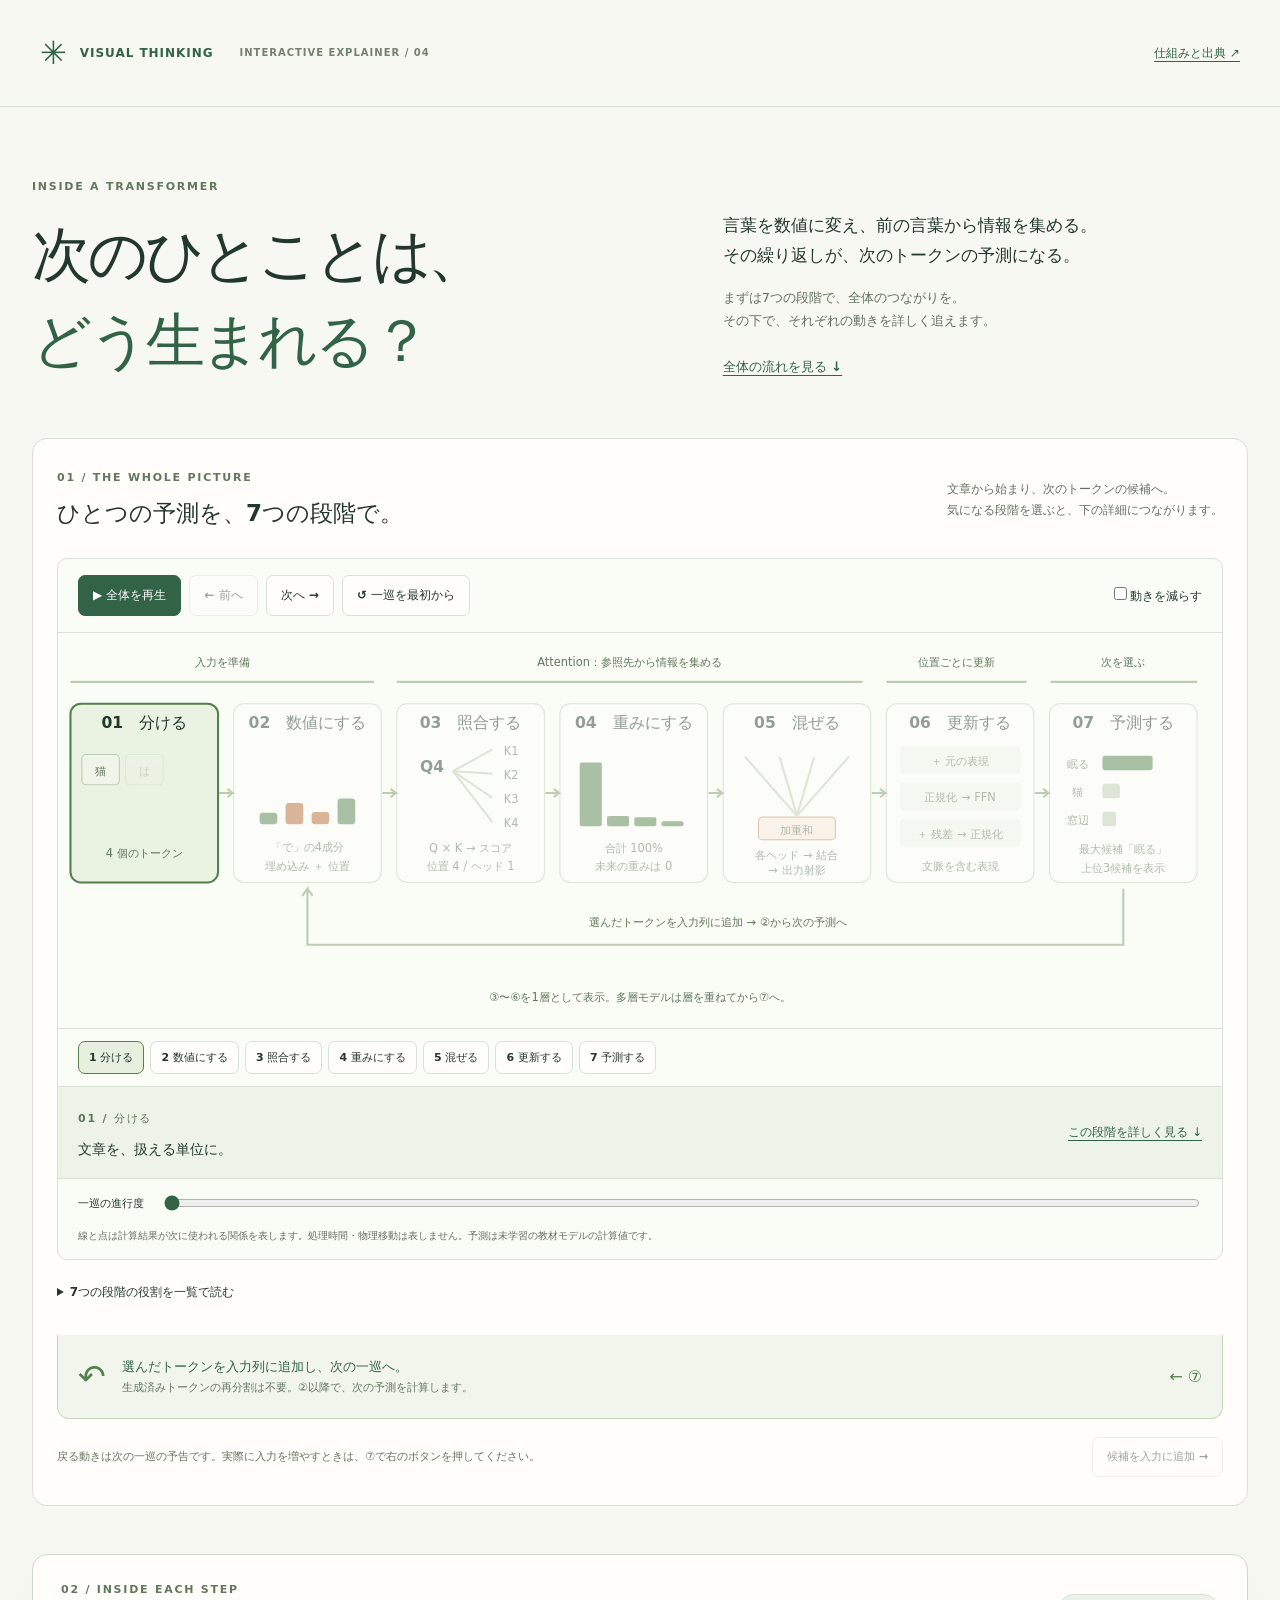
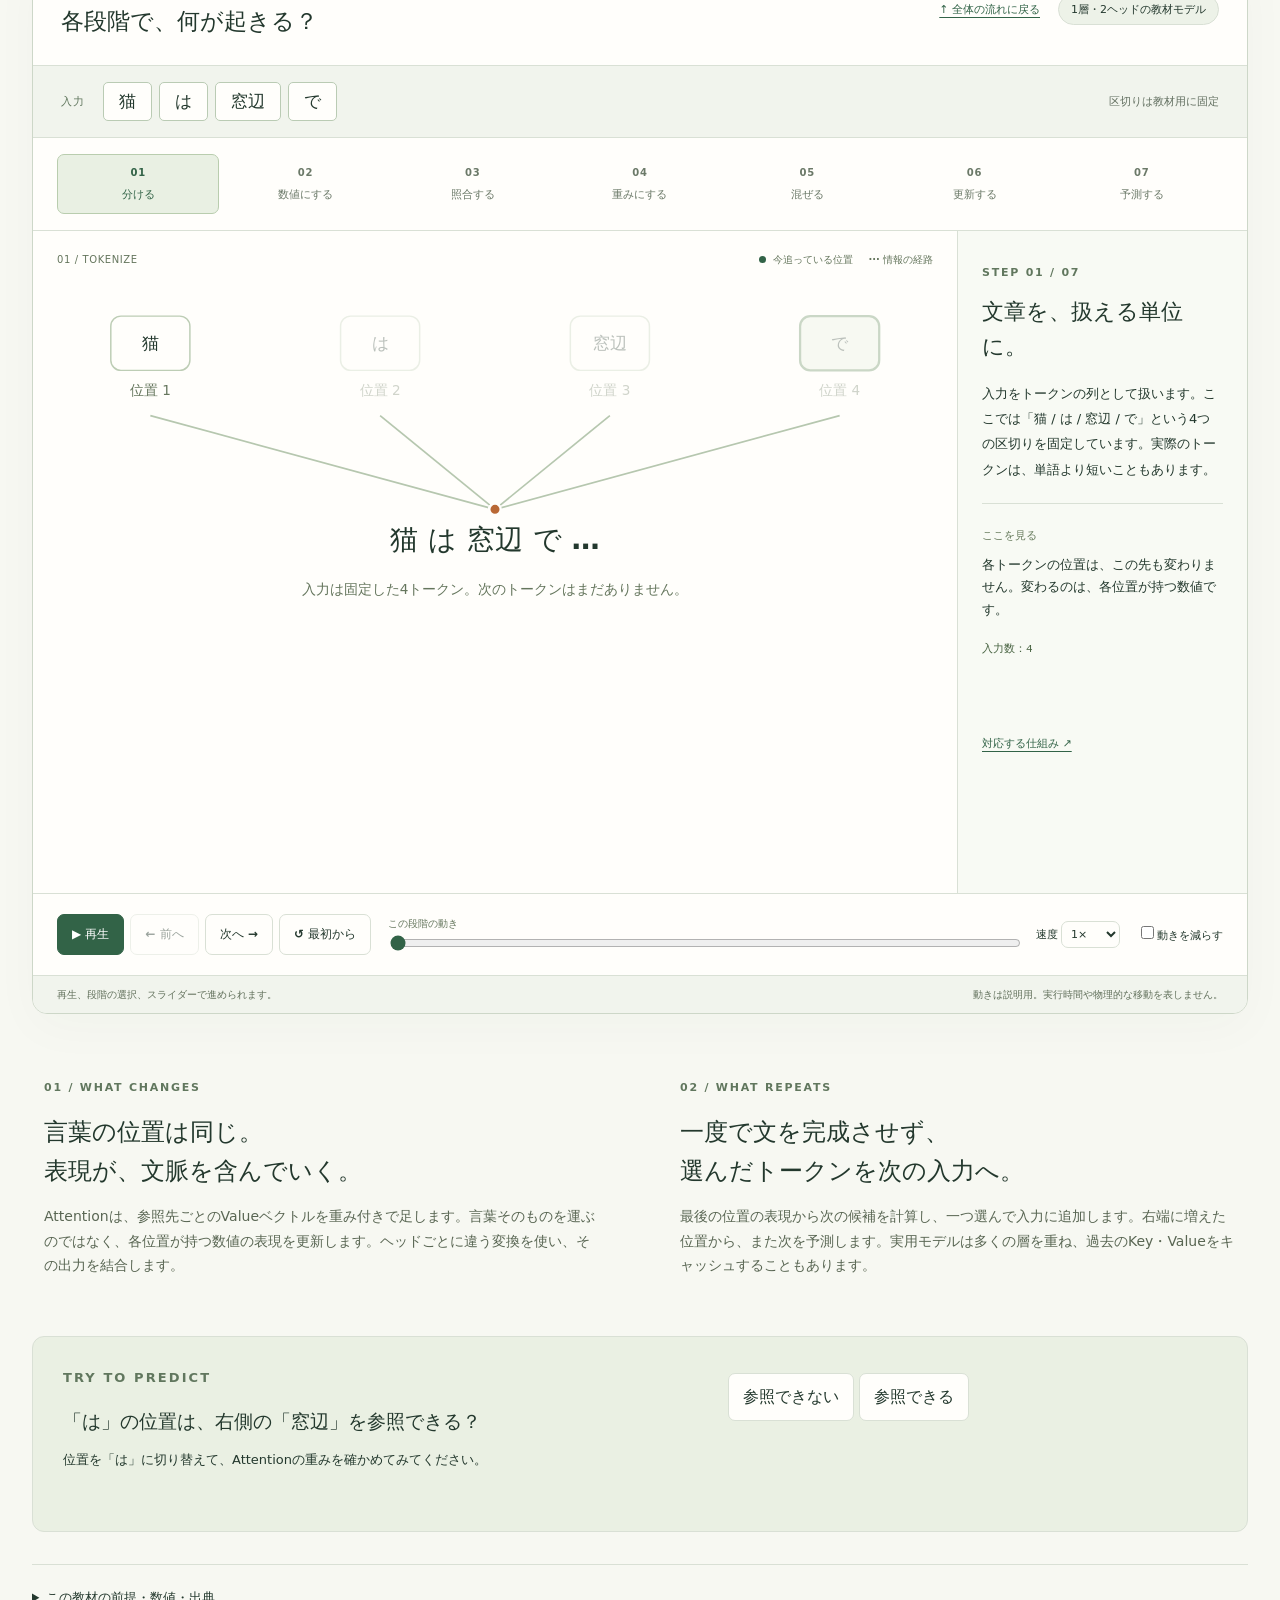
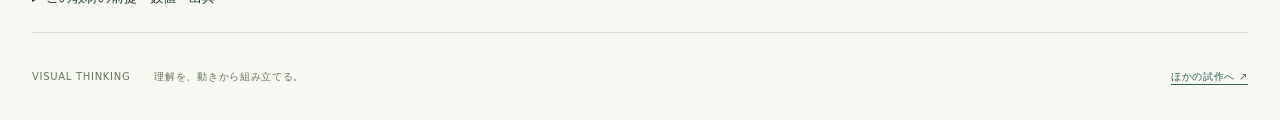
<file: prototypes/transformer.html>
<!doctype html>
<html lang="ja">
<head><meta charset="utf-8"><meta name="viewport" content="width=device-width,initial-scale=1"><title>Transformer — 次のひとことが生まれるまで</title><link rel="stylesheet" href="transformer.css"><script src="transformer.js" defer></script></head>
<body>
<header><a class="brand" href="index.html"><span class="brand-icon">✳</span> VISUAL THINKING <small>INTERACTIVE EXPLAINER / 04</small></a><a href="#sources">仕組みと出典 ↗</a></header>
<main>
<section class="hero"><div><p class="eyebrow">INSIDE A TRANSFORMER</p><h1>次のひとことは、<br><em>どう生まれる？</em></h1></div><div class="hero-copy"><p>言葉を数値に変え、前の言葉から情報を集める。<br>その繰り返しが、次のトークンの予測になる。</p><p class="subtle">まずは7つの段階で、全体のつながりを。<br>その下で、それぞれの動きを詳しく追えます。</p><a class="text-link" href="#overview">全体の流れを見る ↓</a></div></section>
<section class="overview" id="overview" aria-labelledby="overview-title">
<div class="overview-heading"><div><p class="eyebrow">01 / THE WHOLE PICTURE</p><h2 id="overview-title" tabindex="-1">ひとつの予測を、7つの段階で。</h2></div><p>文章から始まり、次のトークンの候補へ。<br>気になる段階を選ぶと、下の詳細につながります。</p></div>
<div class="overview-player"><div class="overview-controls"><button id="overview-play" class="primary">▶ 全体を再生</button><button id="overview-prev">← 前へ</button><button id="overview-next">次へ →</button><button id="overview-replay">↺ 一巡を最初から</button><label><input type="checkbox" id="overview-reduced">動きを減らす</label></div><div class="overview-canvas" tabindex="0" role="region" aria-label="全体の処理図。狭い画面では横スクロールできます"><svg id="overview-scene" viewBox="0 0 1120 380" role="img" aria-labelledby="overview-svg-title overview-svg-desc"></svg></div><div id="overview-steps" aria-label="全体図の段階"></div><div class="overview-narration"><div><span id="overview-phase" class="eyebrow"></span><p id="overview-caption" role="status"></p></div><a id="overview-detail" href="#explorer">この段階を詳しく見る ↓</a></div><label class="overview-seek">一巡の進行度 <input id="overview-scrub" type="range" min="0" max="700" value="0" aria-label="全体アニメーションの進行度"></label><p class="overview-disclaimer">線と点は計算結果が次に使われる関係を表します。処理時間・物理移動は表しません。予測は未学習の教材モデルの計算値です。</p></div>
<details class="overview-reference"><summary>7つの段階の役割を一覧で読む</summary>
<div class="overview-bands" aria-hidden="true"><span>入力を準備する</span><span>Attentionで情報を集める</span><span>表現を更新</span><span>次を選ぶ</span></div>
<ol class="overview-flow">
<li><a href="#explorer" data-overview="0"><span class="overview-number">01</span><strong>分ける</strong><div class="overview-mini mini-tokens" aria-hidden="true"><i>猫</i><i>は</i><i>…</i></div><p>文章を<br>トークンの列に</p><small>文章 → トークン</small></a></li>
<li><a href="#explorer" data-overview="1"><span class="overview-number">02</span><strong>数値にする</strong><div class="overview-mini mini-vector" aria-hidden="true"><i></i><i></i><i></i><i></i></div><p>言葉と並び順を<br>ベクトルで表す</p><small>トークン → 数値</small></a></li>
<li><a href="#explorer" data-overview="2"><span class="overview-number">03</span><strong>照合する</strong><div class="overview-mini mini-match" aria-hidden="true"><i>Q</i><span>×</span><i>K</i></div><p>QueryとKeyから<br>スコアを出す</p><small>数値 → スコア</small></a></li>
<li><a href="#explorer" data-overview="3"><span class="overview-number">04</span><strong>重みにする</strong><div class="overview-mini mini-weights" aria-hidden="true"><i></i><i></i><i></i><i></i></div><p>未来を除き<br>混ぜる割合を決める</p><small>スコア → 重み</small></a></li>
<li><a href="#explorer" data-overview="4"><span class="overview-number">05</span><strong>混ぜる</strong><div class="overview-mini mini-mix" aria-hidden="true"><span>V₁</span><span>＋</span><span>V₂</span><b>↓</b></div><p>Valueを重み付きで<br>足し合わせる</p><small>重み × Value → 和</small></a></li>
<li><a href="#explorer" data-overview="5"><span class="overview-number">06</span><strong>更新する</strong><div class="overview-mini mini-update" aria-hidden="true"><i>＋</i><span>FFN</span></div><p>残差・正規化・FFNで<br>各位置の表現を更新</p><small>表現 → 次の表現</small></a></li>
<li><a href="#explorer" data-overview="6"><span class="overview-number">07</span><strong>予測する</strong><div class="overview-mini mini-output" aria-hidden="true"><i>次は？</i></div><p>最後の位置から<br>次の候補を計算</p><small>表現 → 語彙の確率</small></a></li>
</ol>
</details>
<div class="overview-loop"><span aria-hidden="true">↶</span><p><strong>選んだトークンを入力列に追加し、次の一巡へ。</strong><br>生成済みトークンの再分割は不要。②以降で、次の予測を計算します。</p><span aria-hidden="true">← ⑦</span></div>
<div class="overview-foot"><p>戻る動きは次の一巡の予告です。実際に入力を増やすときは、⑦で右のボタンを押してください。</p><button id="overview-add" disabled>候補を入力に追加 →</button></div>
</section>
<section class="explorer" id="explorer" aria-labelledby="explorer-title">
<div class="explorer-top"><div><p class="eyebrow">02 / INSIDE EACH STEP</p><h2 id="explorer-title" tabindex="-1">各段階で、何が起きる？</h2></div><div class="detail-links"><a href="#overview" id="back-overview">↑ 全体の流れに戻る</a><span class="badge">1層・2ヘッドの教材モデル</span></div></div>
<div class="sentence-bar"><span class="small-label">入力</span><div id="sentence"></div><span class="sentence-note">区切りは教材用に固定</span></div>
<nav id="stages" aria-label="説明の段階"></nav>
<div class="workspace"><div class="visual-area"><div class="view-top"><span id="view-label">01 / TOKENIZE</span><span class="legend"><i></i> 今追っている位置 <b>···</b> 情報の経路</span></div><div class="svg-wrap"><svg id="scene" viewBox="0 0 800 460" role="img" aria-labelledby="scene-title scene-desc"></svg></div><div id="attention-tools"><label>情報を集める位置 <select id="position"></select></label><label>ヘッド <select id="head"><option value="0">1</option><option value="1">2</option></select></label><span>位置を変えると、未来を見られないことも確かめられます。</span></div></div>
<aside class="explanation"><span id="phase-number" class="eyebrow"></span><h3 id="phase-title"></h3><p id="phase-body"></p><div class="notice"><span>ここを見る</span><p id="phase-observe"></p></div><div id="numbers"></div><a id="phase-source" href="#sources">対応する仕組み ↗</a></aside></div>
<div class="playback"><div class="buttons"><button id="play" class="primary">▶ 再生</button><button id="prev" aria-label="前の段階">← 前へ</button><button id="next">次へ →</button><button id="reset">↺ 最初から</button></div><label class="scrubber">この段階の動き <input id="scrub" type="range" min="0" max="100" value="0" aria-label="この段階の進行度"></label><label class="speed">速度 <select id="speed"><option value="1">1×</option><option value="0.5">0.5×</option><option value="1.5">1.5×</option></select></label><label class="motion"><input id="reduced" type="checkbox">動きを減らす</label></div>
<div class="bottom-note"><span id="status" role="status">再生、段階の選択、スライダーで進められます。</span><span>動きは説明用。実行時間や物理的な移動を表しません。</span></div>
</section>
<section class="below"><article><p class="eyebrow">01 / WHAT CHANGES</p><h2>言葉の位置は同じ。<br>表現が、文脈を含んでいく。</h2><p>Attentionは、参照先ごとのValueベクトルを重み付きで足します。言葉そのものを運ぶのではなく、各位置が持つ数値の表現を更新します。ヘッドごとに違う変換を使い、その出力を結合します。</p></article><article><p class="eyebrow">02 / WHAT REPEATS</p><h2>一度で文を完成させず、<br>選んだトークンを次の入力へ。</h2><p>最後の位置の表現から次の候補を計算し、一つ選んで入力に追加します。右端に増えた位置から、また次を予測します。実用モデルは多くの層を重ね、過去のKey・Valueをキャッシュすることもあります。</p></article></section>
<section class="question"><div><p class="eyebrow">TRY TO PREDICT</p><h2>「は」の位置は、右側の「窓辺」を参照できる？</h2><p>位置を「は」に切り替えて、Attentionの重みを確かめてみてください。</p></div><div><button data-answer="no">参照できない</button><button data-answer="yes">参照できる</button><p id="answer" role="status"></p></div></section>
<details id="sources" class="sources"><summary>この教材の前提・数値・出典</summary><div class="source-grid"><div><h3>何を計算している？</h3><p>数値4成分、Attention 2ヘッド（各2成分）、FFNの中間8成分、1層の小さなモデルをJavaScriptで計算しています。Q/K/Vの線形変換、因果マスク、softmax、Valueの加重和、ヘッドの結合と出力射影、残差接続・LayerNorm、FFN、語彙への射影を含みます。</p><p>重み・埋め込み・出力バイアスは人が決めた未学習の教材値です。表示確率はこの教材の計算結果であり、学習済み言語モデルの出力ではありません。「眠る」が選ばれやすいバイアスも含みます。学習・dropout・KVキャッシュは実装していません。</p><p>各位置にはトークン埋め込みと正弦波の位置情報を足します。正規化はサブ層の残差加算後に置く例で、モデルによって順序や位置表現は異なります。文字の区切りは実際のトークナイザーを再現していません。</p></div><div><h3>原資料との対応</h3><ul><li><a href="https://arxiv.org/html/1706.03762v7#S3">Attention Is All You Need §3</a>：Attention、マルチヘッド、残差・正規化、FFN、位置情報。原論文全体はエンコーダ・デコーダ構成です。</li><li><a href="https://cdn.openai.com/research-covers/language-unsupervised/language_understanding_paper.pdf">Improving Language Understanding by Generative Pre-Training §3.1</a>：デコーダ型による次トークン予測。</li><li><a href="https://harness2.github.io/#method">Harness² — Method</a>：固定配置、現在段階の強調、具体例と連動する再生操作を参考にしました。図・コードはこの教材用に作成しています。</li></ul><p>Attentionの重みを、単語の「意味」やモデルの判断理由そのものとは扱いません。表示する4成分に、固定の言語的意味は割り当てていません。</p><a href="transformer.js">教材の計算コードを見る ↗</a></div></div></details>
</main><footer>VISUAL THINKING <span>理解を、動きから組み立てる。</span><a href="index.html">ほかの試作へ ↗</a></footer>
</body></html>
</file>
<file: prototypes/transformer.css>
@charset "UTF-8";
.overview-player{border:1px solid #d9e0d5;border-radius:10px;overflow:hidden;background:#fafcf6}.overview-controls{display:flex;align-items:center;gap:8px;flex-wrap:wrap;padding:16px 20px;border-bottom:1px solid #d9e0d5}.overview-controls button,.overview-controls label{font-size:12px}.overview-controls label{margin-left:auto}.overview-canvas{overflow-x:auto;background-image:radial-gradient(#8ba08030 .7px,transparent .7px);background-size:16px 16px}#overview-scene{width:100%;min-width:840px;display:block}#overview-scene text{font-family:inherit;fill:#23382d}#overview-scene .ov-small{font-size:11px;fill:#61775e}#overview-scene .ov-title{font-size:15px;font-weight:650}#overview-scene .ov-wire{fill:none;stroke:#bdcdb5;stroke-width:2}#overview-scene .ov-dot{fill:#b96835;stroke:#fffefb;stroke-width:2}#overview-steps{display:flex;gap:6px;flex-wrap:wrap;padding:12px 20px;border-top:1px solid #d9e0d5}#overview-steps button{font-size:11px;padding:6px 10px}#overview-steps button[aria-current=step]{background:#e7efdf;border-color:#54804e}.overview-narration{padding:16px 20px;display:flex;justify-content:space-between;align-items:center;gap:24px;background:#edf3e6;border-block:1px solid #d9e0d5}.overview-narration .eyebrow{margin:0}.overview-narration p{font-size:14px;min-height:25px;margin:6px 0 0}.overview-narration a{font-size:12px;white-space:nowrap}.overview-seek{display:flex;gap:18px;align-items:center;padding:14px 20px;font-size:11px}.overview-seek input{flex:1;min-width:0;accent-color:#326347}.overview-disclaimer{font-size:10px;color:#637061;padding:0 20px 14px;margin:0}.overview-reference{margin:22px 0 0}.overview-reference summary{cursor:pointer;font-size:12px;font-weight:650;margin-bottom:14px}@media(max-width:720px){.overview-narration{align-items:flex-start;flex-direction:column;gap:10px}.overview-controls{padding:12px}.overview-controls label{margin-left:0}#overview-steps{padding:12px}.overview-seek{padding:12px}}
.overview{margin:0 0 48px;padding:28px 24px;background:#fffefb;border:1px solid #d9e0d5;border-radius:15px;scroll-margin-top:20px}.overview-heading{display:flex;justify-content:space-between;align-items:center;gap:24px;margin-bottom:25px}.overview-heading .eyebrow{margin-bottom:8px}.overview-heading>p{font-size:12px;color:#637061}.overview-bands{display:grid;grid-template-columns:2fr 3fr 1fr 1fr;gap:10px;margin-bottom:10px}.overview-bands span{border-bottom:2px solid #bdcdb5;padding:7px 0;font-size:11px;color:#61775e;text-align:center}.overview-flow{list-style:none;padding:0;margin:0;display:grid;grid-template-columns:repeat(7,minmax(0,1fr));gap:12px}.overview-flow li{min-width:0;position:relative}.overview-flow li:not(:last-child)::after{content:'→';position:absolute;right:-12px;top:98px;color:#6e8865;z-index:1;font-size:14px}.overview-flow a{display:block;height:100%;text-decoration:none;border:1px solid #d9e0d5;border-radius:8px;padding:13px 9px;background:#fafbf6;color:#23382d}.overview-flow a:hover,.overview-flow a[aria-current=step]{background:#eaf1e3;border-color:#78986b}.overview-number{display:block;font-size:10px;letter-spacing:.1em;color:#61775e;margin-bottom:6px}.overview-flow strong{display:block;font-size:14px}.overview-flow p{font-size:11px;line-height:1.8;margin:8px 0}.overview-flow small{font-size:9px;color:#61775e;display:block;border-top:1px solid #d9e0d5;padding-top:9px}.overview-mini{height:64px;display:flex;align-items:center;justify-content:center;gap:4px;margin:10px 0;color:#326347}.overview-mini i{font-style:normal}.mini-tokens i,.mini-match i{padding:4px;border:1px solid #b6c7af;border-radius:4px;font-size:12px;background:white}.mini-vector i{width:13px;background:#54804e;border-radius:3px;height:32px}.mini-vector i:nth-child(2){height:16px;background:#b96835}.mini-vector i:nth-child(3){height:42px}.mini-vector i:nth-child(4){height:25px}.mini-weights{align-items:flex-end;padding-bottom:10px}.mini-weights i{width:15px;height:40px;background:#54804e;border-radius:3px 3px 0 0}.mini-weights i:nth-child(2){height:23px}.mini-weights i:nth-child(3){height:12px}.mini-weights i:nth-child(4){height:2px;background:#b6c7af}.mini-mix{flex-wrap:wrap;align-content:center;font-size:14px}.mini-mix b{width:100%;text-align:center;font-size:22px;line-height:1}.mini-update i{font-size:23px}.mini-update span,.mini-output i{padding:7px;border:1px solid #b6c7af;border-radius:5px;font-size:12px}.mini-output i{background:#f6e8da;border-color:#c48b61}.overview-loop{display:flex;gap:16px;align-items:center;margin:18px 0 0;padding:13px 20px;border:1px solid #c8d6bf;border-top:0;border-radius:0 0 12px 12px;background:#f1f5ec}.overview-loop>span:first-child{font-size:33px;color:#54804e}.overview-loop>span:last-child{margin-left:auto;white-space:nowrap;color:#54804e}.overview-loop p{margin:0;font-size:11px;color:#61775e}.overview-loop strong{font-size:13px;color:#326347}.overview-foot{display:flex;align-items:center;justify-content:space-between;gap:20px;margin-top:18px;font-size:11px;color:#61775e}.overview-foot p{max-width:730px;margin:0}.overview-foot a{white-space:nowrap}.detail-links{display:flex;align-items:center;gap:18px;flex-wrap:wrap}.detail-links>a{font-size:11px}
@media(max-width:1000px){.overview-flow{grid-template-columns:1fr}.overview-bands{display:none}.overview-flow a{display:grid;grid-template-columns:25px 95px 90px 1fr;align-items:center;gap:10px;padding:10px 16px}.overview-number{margin:0}.overview-mini{height:45px;margin:0}.overview-flow small{grid-column:4;border:0;padding:0}.overview-flow p{margin:0}.overview-flow li:not(:last-child)::after{content:'↓';top:auto;bottom:-15px;right:50%;background:#fffefb;line-height:16px}.overview-heading{align-items:flex-start;flex-direction:column;gap:5px}.overview-heading>p{margin:0}.overview-foot{align-items:flex-start;flex-direction:column;gap:12px}}
@media(max-width:520px){.overview{padding:20px 14px;margin-bottom:28px}.overview-flow a{grid-template-columns:22px 1fr 70px;gap:6px 10px}.overview-flow p{grid-column:2;grid-row:2}.overview-flow p br{display:none}.overview-flow small{grid-column:2;grid-row:3}.overview-mini{grid-column:3;grid-row:1 / 4}.overview-loop{padding:12px;gap:10px}.overview-loop>span:last-child{display:none}.overview-heading h2{font-size:20px}}
:root{font-family:"Segoe UI","Yu Gothic UI",system-ui,sans-serif;color:#23382d;background:#f7f8f2;--green:#326347;--ink:#23382d;--line:#d9e0d5;--pale:#edf2e8;--orange:#b96835;line-height:1.75;font-synthesis:none}*{box-sizing:border-box}body{margin:0}a{color:var(--green);text-underline-offset:4px}button,input,select{font:inherit}button,select{border:1px solid var(--line);background:#fffefb;border-radius:7px;color:var(--ink);padding:9px 14px}button{cursor:pointer;font-weight:600}button:hover{background:#edf2e8;border-color:#8baa8e}button:disabled{opacity:.45;cursor:default}button.primary{background:var(--green);border-color:var(--green);color:white}button:focus-visible,a:focus-visible,input:focus-visible,select:focus-visible,summary:focus-visible{outline:3px solid #b96835;outline-offset:4px}header{max-width:1360px;padding:25px 40px;margin:auto;display:flex;align-items:center;justify-content:space-between;border-bottom:1px solid var(--line);font-size:12px}.brand{display:flex;align-items:center;gap:12px;font-weight:750;text-decoration:none;letter-spacing:.08em}.brand-icon{font-size:32px}.brand small{font-size:10px;color:#73816f;margin-left:14px;letter-spacing:.1em}main{max-width:1280px;margin:auto;padding:0 32px}.hero{display:grid;grid-template-columns:1.1fr 1fr;gap:50px;padding:70px 0 55px;align-items:center}.eyebrow{font-size:11px;letter-spacing:.16em;font-weight:750;color:#61775e;margin:0 0 16px}h1{font-size:clamp(38px,4.6vw,64px);line-height:1.45;letter-spacing:-.055em;margin:0;font-weight:650}h1 em{font-style:normal;color:var(--green)}.hero-copy{padding:14px 0 0 30px}.hero-copy>p:first-child{font-size:17px}.subtle{font-size:13px;color:#637061}.text-link{font-size:13px;font-weight:700;display:inline-block;margin-top:10px}h2{font-size:23px;line-height:1.6;margin:0}h3{line-height:1.6}.explorer{border:1px solid #cdd7c8;border-radius:15px;background:#fffefb;box-shadow:0 14px 50px #23382d07;overflow:hidden;scroll-margin-top:20px}.explorer-top{display:flex;justify-content:space-between;align-items:center;gap:14px;padding:25px 28px}.explorer-top .eyebrow{margin-bottom:4px}.badge{font-size:11px;border:1px solid var(--line);background:var(--pale);border-radius:20px;padding:5px 12px;white-space:nowrap}.sentence-bar{padding:16px 28px;background:#f1f4ed;border-block:1px solid var(--line);display:flex;align-items:center;gap:18px}.small-label{font-size:11px;color:#61775e;letter-spacing:.1em}#sentence{display:flex;gap:7px;flex-wrap:wrap}.token{border:1px solid #bacbb4;border-radius:5px;background:#fffefb;padding:4px 15px;font-size:17px}.token.generated{background:#f5e6d8;border-color:#bd8e68}.sentence-note{font-size:11px;color:#637061;margin-left:auto}#stages{display:grid;grid-template-columns:repeat(7,1fr);gap:5px;padding:16px 24px;border-bottom:1px solid var(--line)}#stages button{padding:9px 4px;background:transparent;border-color:transparent;font-size:11px;color:#6b7968}#stages button span{display:block;font-size:10px;letter-spacing:.08em;margin-bottom:3px}#stages button[aria-current=step]{color:var(--green);background:#e9f0e3;border-color:#b9cdae}#stages button.done{color:var(--green)}.workspace{display:grid;grid-template-columns:minmax(0,1fr) 290px}.visual-area{min-width:0;background-image:radial-gradient(#8ba08026 .7px,transparent .7px);background-size:16px 16px}.view-top{display:flex;justify-content:space-between;gap:15px;font-size:10px;letter-spacing:.06em;color:#65765d;padding:20px 24px}.legend{letter-spacing:0}.legend i{display:inline-block;background:var(--green);height:7px;width:7px;border-radius:50%;margin-right:4px}.legend b{margin-left:12px}#scene{width:100%;display:block;overflow:visible}.svg-wrap{padding:0 10px}#scene text{font-family:inherit;fill:var(--ink)}#scene .tiny{font-size:12px;fill:#65765d}#scene .label{font-size:15px;font-weight:650}#scene .token-label{font-size:19px;font-weight:650}#scene .large{font-size:25px;font-weight:650}#scene .route{fill:none;stroke:#b6c7af;stroke-width:1.5}#scene .masked{stroke-dasharray:4 5;opacity:.25}#scene .packet{fill:var(--orange);stroke:#fffefb;stroke-width:2}#scene .frame{fill:#fffefb;stroke:#bdcdb5;stroke-width:1.3}#scene .selected{fill:#e7efdf;stroke:#54804e;stroke-width:2}#scene .warm{fill:#f6e8da;stroke:#c48b61}#attention-tools{padding:8px 24px 19px;display:flex;align-items:center;gap:12px;flex-wrap:wrap;font-size:11px;min-height:77px}#attention-tools select{padding:4px 8px;font-size:12px;margin-left:4px}#attention-tools>span{width:100%;color:#65765d}.explanation{border-left:1px solid var(--line);background:#f8faf4;padding:26px 24px}.explanation h3{font-size:22px;margin:9px 0 16px}.explanation>p{font-size:13px;line-height:1.95;min-height:102px}.notice{border-top:1px solid var(--line);padding-top:16px;margin-top:20px}.notice>span{font-size:11px;color:#687c5d;font-weight:750}.notice p{font-size:13px;margin-top:6px}.explanation>a{font-size:11px}#numbers{font-family:ui-monospace,monospace;font-size:11px;overflow-wrap:anywhere;margin:18px 0;min-height:70px;color:#476240}#numbers p{margin:4px 0}.playback{display:flex;align-items:center;gap:17px;flex-wrap:wrap;padding:20px 24px;border-top:1px solid var(--line)}.buttons{display:flex;gap:6px}.buttons button{font-size:12px}.scrubber{display:flex;flex-direction:column;flex:1;min-width:120px;font-size:10px;color:#65765d}.scrubber input{width:100%;accent-color:var(--green)}.speed,.motion{font-size:11px}.speed select{padding:5px}.motion input{accent-color:var(--green)}.bottom-note{background:#f1f4ed;border-top:1px solid var(--line);padding:10px 24px;display:flex;justify-content:space-between;gap:16px;font-size:10px;color:#61705b}.below{display:grid;grid-template-columns:1fr 1fr;gap:80px;padding:64px 12px 44px}.below h2{font-size:24px}.below article>p:last-child{font-size:14px;color:#596653}.question{display:grid;grid-template-columns:1.3fr 1fr;gap:30px;background:#eaf0e3;border:1px solid var(--line);border-radius:12px;padding:30px;margin-bottom:32px}.question h2{font-size:19px}.question p{font-size:13px}.question button{margin:6px 5px 6px 0}#answer{min-height:48px}.sources{font-size:13px;border-block:1px solid var(--line);padding:22px 0}.sources summary{cursor:pointer;font-weight:650}.source-grid{display:grid;grid-template-columns:1fr 1fr;gap:40px;margin-top:20px}.sources li{margin-bottom:12px}footer{max-width:1280px;margin:35px auto;display:flex;gap:24px;font-size:10px;letter-spacing:.07em;padding:0 32px;color:#65765d}footer a{margin-left:auto}#append{margin-top:10px;font-size:12px;width:100%}
@media(max-width:1000px){.workspace{grid-template-columns:minmax(0,1fr) 240px}.explanation{padding:20px 17px}.legend{display:none}.hero{gap:15px}.hero-copy{padding-left:0}.brand small{display:none}}
@media(max-width:720px){header{padding:16px 20px}.brand{font-size:10px;gap:6px}main{padding:0 14px}.hero{grid-template-columns:1fr;padding:35px 8px;gap:8px}h1{font-size:40px}.hero-copy>p:first-child{font-size:15px}.explorer-top{padding:18px;align-items:flex-start;flex-direction:column}h2{font-size:19px}.sentence-bar{padding:14px;gap:10px;flex-wrap:wrap}.sentence-note{width:100%;margin:0}.token{padding:3px 10px}#stages{grid-template-columns:repeat(4,1fr);padding:12px 8px}.workspace{grid-template-columns:1fr}.view-top{padding:16px}.explanation{border-left:0;border-top:1px solid var(--line);padding:20px}.explanation>p{min-height:0}#numbers{min-height:0}.explanation h3{margin-bottom:8px}.notice{margin-top:10px}.playback{padding:16px;gap:12px}.buttons{width:100%;flex-wrap:wrap}.bottom-note{flex-direction:column;gap:3px;padding:12px 16px}.below{grid-template-columns:1fr;gap:25px;padding:36px 8px}.question,.source-grid{grid-template-columns:1fr;gap:15px}.question{padding:22px}footer{padding:0 20px;flex-wrap:wrap}.svg-wrap{overflow-x:auto}#scene{min-width:580px}#attention-tools{padding:12px 16px}.hero-copy br{display:none}}
</file>
